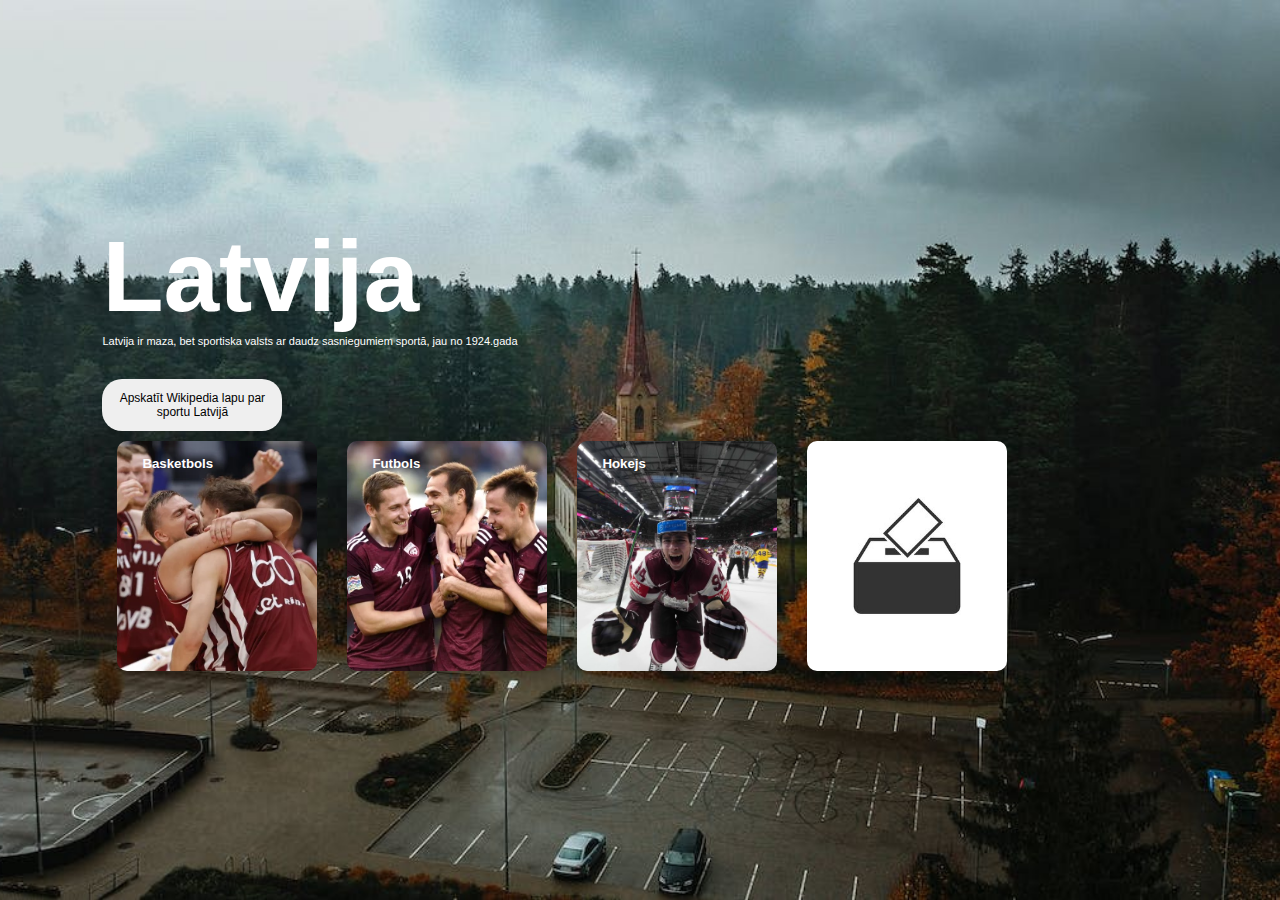
<file: index.html>
<!DOCTYPE html>
<html lang="en">
<head>
    <meta charset="UTF-8">
    <meta name="viewport" content="width=device-width, initial-scale=1.0">
    <title>2023 Sports</title>
    <link rel="stylesheet" href="still.css">
</head>
<body><div class="con">
   <div class="row">
    <div class="col">
         <h1>Latvija</h1>

<p>
    Latvija ir maza, bet sportiska valsts ar daudz sasniegumiem sportā, jau no 1924.gada
</p><button type="button" onclick="redirectToWikipedia()">Apskatīt Wikipedia lapu par sportu Latvijā</button>

<script>
  function redirectToWikipedia() {
    window.location.href = "https://lv.wikipedia.org/wiki/Sports_Latvij%C4%81";
  }
</script>
<div class="col card-container">
    <a href="index1.html" class="card card1">
        <h5>Basketbols</h5>
    </a>
    <a href="index2.html" class="card card2">
        <h5>Futbols</h5>
    </a>
    <a href="index3.html" class="card card3">
        <h5>Hokejs</h5>
    </a>
    <a href="index4.html" class="card card4">
        <h5>ieraksti savas domas</h5>
    </a>
</div>


</div>
</div>
</div>
</body>
</html>
</file>
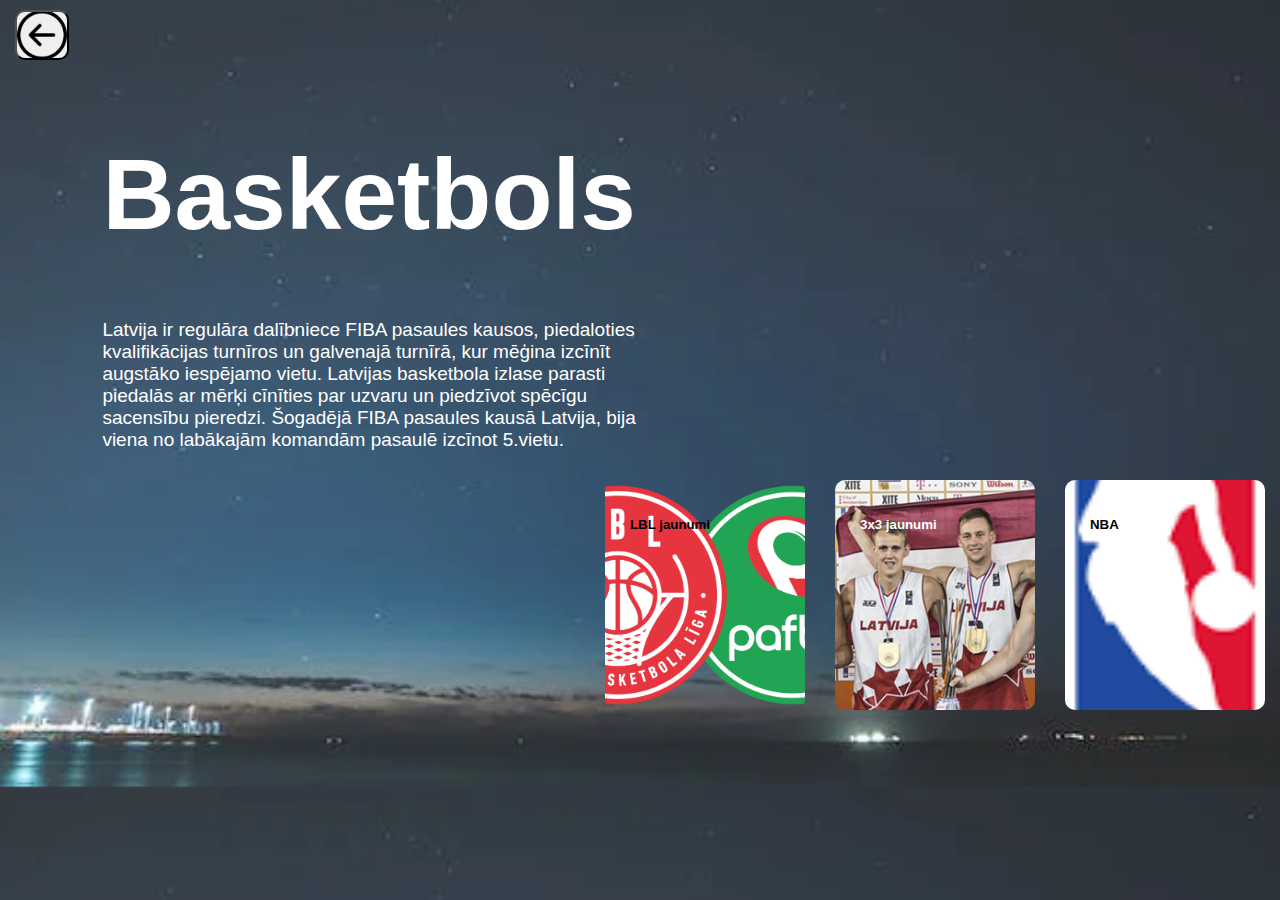
<file: index1.html>
<!DOCTYPE html>
<html lang="en">
<head>
    <meta charset="UTF-8">
    <meta name="viewport" content="width=device-width, initial-scale=1.0">
    <title>Basketbols</title>
    <link rel="stylesheet" href="still1.css">
</head>
<body><a href="index.html"><button type="button"></button> </a>
    <div class="con">
    <div class="row">
        <div class="col">
 <h1>Basketbols</h1>   
 <p>
    Latvija ir regulāra dalībniece FIBA pasaules kausos, piedaloties kvalifikācijas turnīros un galvenajā turnīrā, kur mēģina izcīnīt augstāko iespējamo vietu. Latvijas basketbola izlase parasti piedalās ar mērķi cīnīties par uzvaru un piedzīvot spēcīgu sacensību pieredzi.

Šogadējā FIBA pasaules kausā Latvija, bija viena no labākajām komandām pasaulē izcīnot 5.vietu.
 </p></div></div></div>
 <div class="col card-container">
    <a href="https://lbl.basket.lv/news/" class="card card1">
        <h5>LBL jaunumi</h5>
    </a>
    <a href="https://3x3.basket.lv/" class="card card2">
        <h5>3x3 jaunumi</h5>
    </a>
    <a href="https://www.nba.com/" class="card card3">
        <h5>NBA</h5>
    </a>
</div>

</body>
</html>
</file>
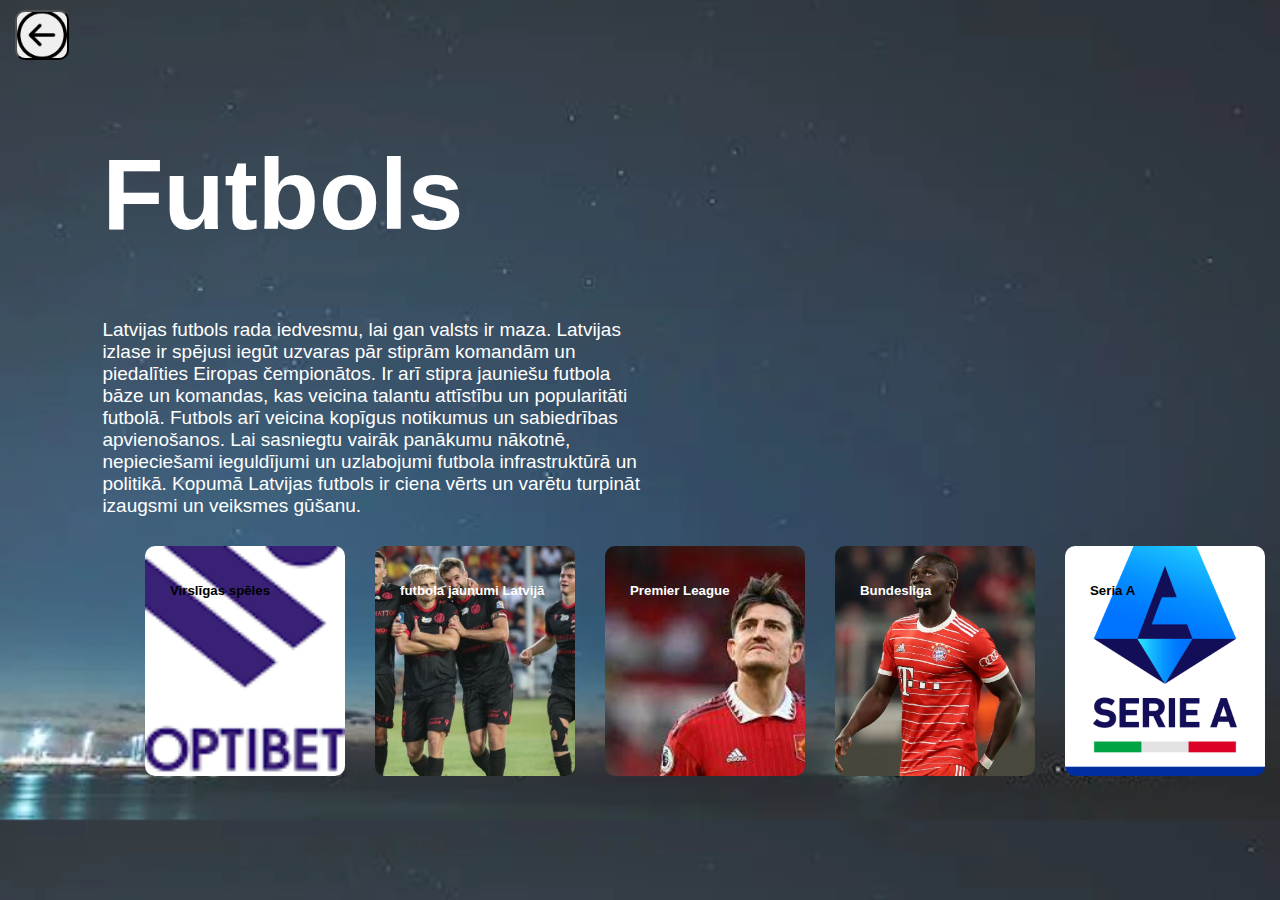
<file: index2.html>
<!DOCTYPE html>
<html lang="en">
<head>
    <meta charset="UTF-8">
    <meta name="viewport" content="width=device-width, initial-scale=1.0">
    <title>Basketbols</title>
    <link rel="stylesheet" href="still2.css">
</head>
<body> <a href="index.html"><button type="button"></button> </a><div class="con">
    <div class="row">
        <div class="col">
 <h1>Futbols</h1>   
 <p>
    Latvijas futbols rada iedvesmu, lai gan valsts ir maza. Latvijas izlase ir spējusi iegūt uzvaras pār stiprām komandām un piedalīties Eiropas čempionātos. Ir arī stipra jauniešu futbola bāze un komandas, kas veicina talantu attīstību un popularitāti futbolā. Futbols arī veicina kopīgus notikumus un sabiedrības apvienošanos. Lai sasniegtu vairāk panākumu nākotnē, nepieciešami ieguldījumi un uzlabojumi futbola infrastruktūrā un politikā. Kopumā Latvijas futbols ir ciena vērts un varētu turpināt izaugsmi un veiksmes gūšanu.
 </p></div></div></div>
 <div class="col card-container">
    <a href="https://www.google.com/search?gs_ssp=eJzj4tTP1TcwTsmwNDFg9OIoyywqzslMTwQAP4cGXw&q=virsliga&rlz=1C1PNBB_enLV904LV904&oq=vir&aqs=chrome.5.69i57j46i131i199i433i465i512j0i3j0i512j0i433i512j46i131i433i512j0i131i433i512j69i60.4464j0j9&sourceid=chrome&ie=UTF-8#sie=lg;/g/11sf2ynx45;2;/m/03dh94;mt;fp;1;;;" class="card card1">
        <h5>Virslīgas spēles</h5>
    </a>
    <a href="https://sports.tv3.lv/futbols/?gclid=CjwKCAjwmbqoBhAgEiwACIjzEMTU09oIFc0CsAlkDJSyUsR8czAC0VYP39bV3nrTaT2gWiuRZUGcvRoCD2kQAvD_BwE" class="card card2">
        <h5>futbola jaunumi Latvijā</h5>
    </a>
    <a href="https://www.google.com/search?gs_ssp=eJzj4tDP1Tcwii9JNmD04isoSs3NTC1SyElNTC9NBQBphwiG&q=premier+league&rlz=1C1PNBB_enLV904LV904&oq=premi&aqs=chrome.3.69i57j0i67i650j0i131i433i512j46i67i131i433i650j0i67i650j0i512j0i131i433i512l2j0i67i650j0i512.3402j0j7&sourceid=chrome&ie=UTF-8#sie=lg;/g/11sk7gnh6c;2;/m/02_tc;mt;fp;1;;;" class="card card3">
        <h5>Premier League</h5>
    </a>   
    <a href="https://www.google.com/search?gs_ssp=eJzj4tTP1TcwNjc0szRg9OJKKs1LSS3OyUxPBABGIwa8&q=bundesliga&rlz=1C1PNBB_enLV904LV904&oq=bun&aqs=chrome.1.69i57j46i131i433i512j0i512l2j46i512j0i512l3j46i175i199i512.2684j0j9&sourceid=chrome&ie=UTF-8#sie=lg;/g/11t82pjxl9;2;/m/037169;mt;fp;1;;;" class="card card4">
        <h5>Bundesliga</h5>
    </a>   
    <a href="https://www.google.com/search?sca_esv=567840750&rlz=1C1PNBB_enLV904LV904&sxsrf=AM9HkKnr3VGLWtnu7gegu9LA3De6SB9GWw:1695471580657&q=It%C4%81lijas+A+s%C4%93rija&si=[base64]%3D&sa=X&ved=2ahUKEwjuwqrq28CBAxXb0AIHHfseCZwQxA16BAg7EAU&biw=1536&bih=747&dpr=1.25#sie=lg;/g/11kbz3nwd5;2;/m/03zv9;mt;fp;1;;;" class="card card5">
        <h5>Seria A</h5>
    </a>
</div>  
</div>
</div>
</div>
</div>

</body>
</html>
</file>
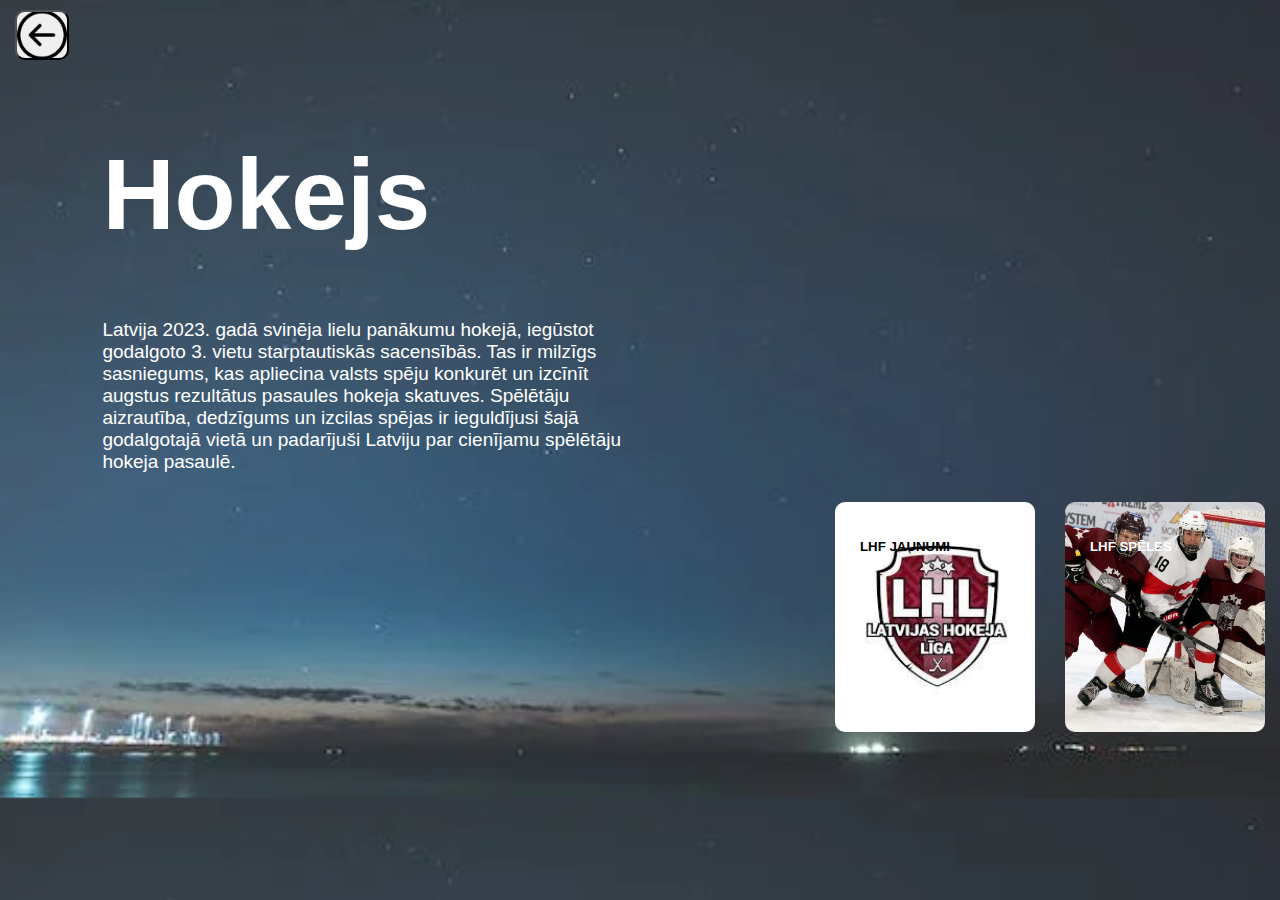
<file: index3.html>
<!DOCTYPE html>
<html lang="en">
<head>
    <meta charset="UTF-8">
    <meta name="viewport" content="width=device-width, initial-scale=1.0">
    <title>Hokejs</title>
    <link rel="stylesheet" href="still3.css">
</head>
<body> <a href="index.html"><button type="button"></button> </a><div class="con">
    <div class="row">
        <div class="col">
 <h1>Hokejs</h1>   
 <p>
    Latvija 2023. gadā svinēja lielu panākumu hokejā, iegūstot godalgoto 3. vietu starptautiskās sacensībās. Tas ir milzīgs sasniegums, kas apliecina valsts spēju konkurēt un izcīnīt augstus rezultātus pasaules hokeja skatuves. Spēlētāju aizrautība, dedzīgums un izcilas spējas ir ieguldījusi šajā godalgotajā vietā un padarījuši Latviju par cienījamu spēlētāju hokeja pasaulē.
 </p></div></div></div>
 <div class="col card-container">
    <a href="https://lhf.lv/lv" class="card card1">
        <h5>LHF JAUNUMI</h5>
    </a>
    <a href="https://lhf.lv/lv/subtournament/549" class="card card2">
        <h5>LHF SPĒLES</h5>
    </a>
    
</div>

</body>
</html>
</file>
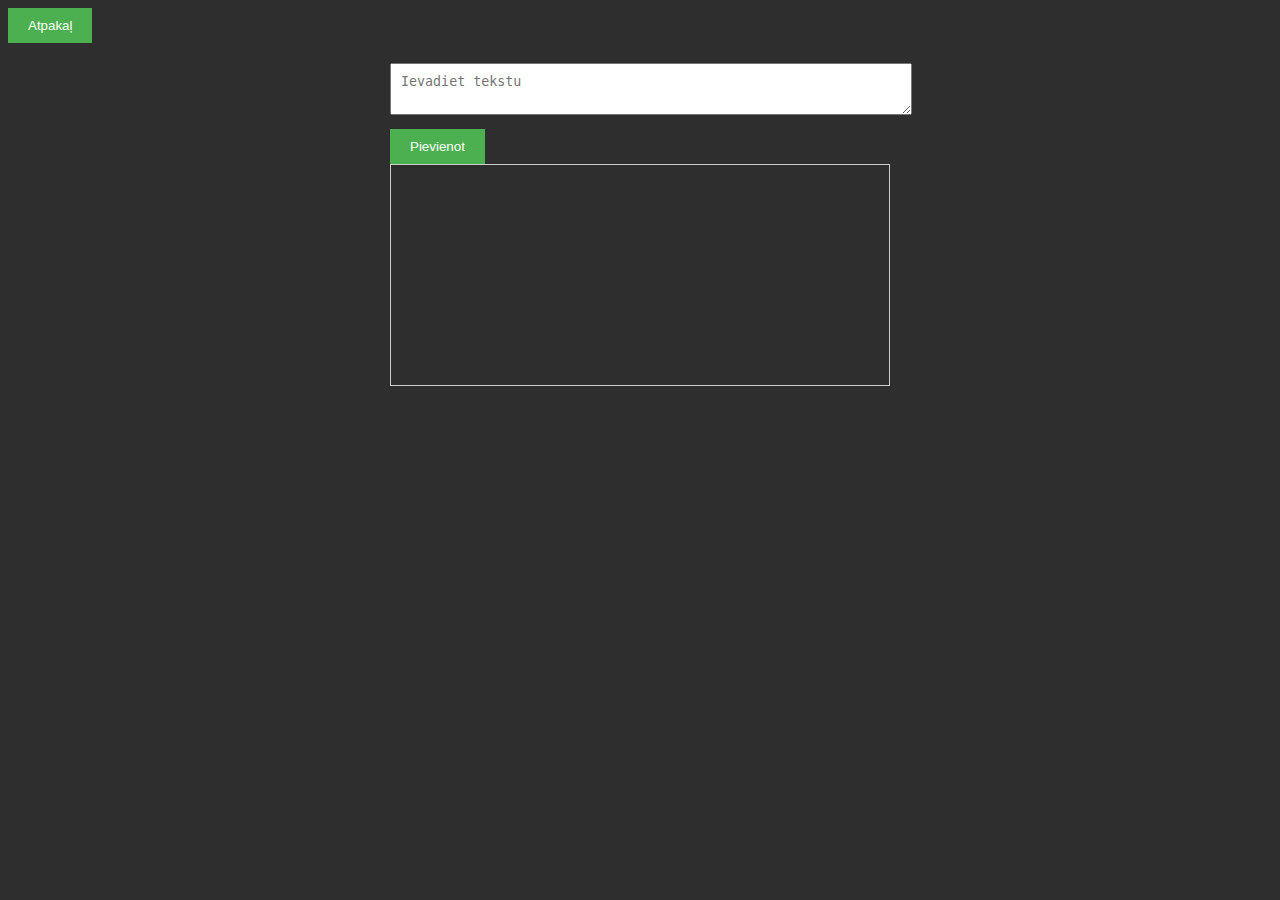
<file: index4.html>
<!DOCTYPE html>
<html lang="lv">
<head>
  <meta charset="UTF-8">
  <meta name="viewport" content="width=device-width, initial-scale=1.0">
  <title>Pastakaste</title>
  <link rel="stylesheet" href="styles.css">
</head>
<body><a href="index.html"><button type="button">Atpakaļ</button> </a>
  <div class="container">
    <textarea id="messageInput" placeholder="Ievadiet tekstu"></textarea>
    <button onclick="addMessage()">Pievienot</button>
    <div id="messageContainer"></div>
  </div>
  <script src="script.js"></script>
</body>
</html>
</file>
<file: still.css>
* {
    padding: 0;
    margin: 0;
    box-sizing: border-box; 
}

body {
    font-family: sans-serif;
    background-image: url(bildes/free-photo-of-lutheran-church-in-ogre-latvia.jpg);
    background-size: cover;
    background-position: center;
    height: 100vh; 
    display: flex;
    align-items: center;
    align-content: center;
}
.con{
    padding-left: 8%;
    padding-right: 8%;
    box-sizing: border-box;
}
.row{
    display: flex;
    height: 88%;
    align-items: center;
}
.col{
   flex-basis: 50%; 
}
h1{
    color: white;
    font-size: 100px;
   
}
p{
    color: white;
    font-size: 11px;
    line-height: 15px;
}
button{
    width: 180px;
    color: 000;
    font-size: 12px;
    padding: 12px 0;
    background: fff;
    border: 0;
    border-radius: 20px;
    outline: none;
    margin-top: 30px;
   
}
.card-container {
    display: flex;
    justify-content: flex-end; 
}

.card {
    width: 200px;
    height: 230px;
    border-radius: 10px;
    padding: 15px 25px;
    box-sizing: border-box;
    cursor: pointer;
    margin: 10px 15px;
     /* Jūsu bilžu adrese */
    background-position: center;
    background-size: cover;
    color: white;
    transition: transform 0.5s;
    
}
.card1{
    background-image: url(bildes/480x297.webp);
}
.card2{
    background-image: url(bildes/480x298.webp);
}
.card3{
    background-image: url(bildes/LET_24712195-800x533.jpg);
}
.card:hover{
    transform: translateY(-10px);
}
a{
    text-decoration: none;
}
.card4{
    background-image: url(bildes/360_F_222813884_nBaL0YbnBzea6wY8FGHlMK8hXqFLJUhx.jpg);
}
</file>
<file: still1.css>
body{
    margin: 0%;
    padding: 0%;
    background-image: url(bildes/462.jpg);
    background-size: cover;
    font-family: 'Franklin Gothic Medium', 'Arial Narrow', Arial, sans-serif;
   background-image: url(bildes/pexels-photo-6510358.webp);
   background-position: center;
   
}
.valstis{
    font-weight: 900;
    font-family: 'Gill Sans', 'Gill Sans MT', Calibri, 'Trebuchet MS', sans-serif;
}
.con{
    padding-left: 8%;
    padding-right: 8%;
    box-sizing: border-box;
}
.row{
    display: flex;
    height: 88%;
    align-items: center;
}
.col{
   flex-basis: 50%; 
}
h1{
    color: white;
    font-size: 100px;
   
}
p{
    color: white;
    font-size: 19px;
    line-height: 22px;
}
.card-container {
    display: flex;
    justify-content: flex-end; 
}
.card {
    width: 200px;
    height: 230px;
    border-radius: 10px;
    padding: 15px 25px;
    box-sizing: border-box;
    cursor: pointer;
    margin: 10px 15px;
    background-position: center;
    background-size: cover;
    color: white;
    transition: transform 0.5s;
    
}
.card1{
    background-image: url(bildes/pafbet_lbl.png);
    color: black;
}
.card2{
    background-image: url(bildes/90fde-eurochamps_basketlv.jpg);
}

.card:hover{
    transform: translateY(-10px);
}
a{
    text-decoration: none;
}
.card3{
    background-image: url(bildes/download.png);
    color: black;
}
button{
    background-image: url(bildes/93634.png);
    width: 40px;
    height: 50px;
    border-radius: 10px;
    padding: 15px 25px;
    box-sizing: border-box;
    cursor: pointer;
    margin: 10px 15px;
    background-position: center;
    background-size: cover;
    color: white;
}
</file>
<file: still2.css>
body{
    margin: 0%;
    padding: 0%;
    background-image: url(bildes/462.jpg);
    background-size: cover;
    font-family: 'Franklin Gothic Medium', 'Arial Narrow', Arial, sans-serif;
   background-image: url(bildes/pexels-photo-6510358.webp);
   background-position: center;
   
}
.valstis{
    font-weight: 900;
    font-family: 'Gill Sans', 'Gill Sans MT', Calibri, 'Trebuchet MS', sans-serif;
}
.con{
    padding-left: 8%;
    padding-right: 8%;
    box-sizing: border-box;
}
.row{
    display: flex;
    height: 88%;
    align-items: center;
}
.col{
   flex-basis: 50%; 
}
h1{
    color: white;
    font-size: 100px;
   
}
p{
    color: white;
    font-size: 19px;
    line-height: 22px;
}
.card-container {
    display: flex;
    justify-content: flex-end; 
}
.card {
    width: 200px;
    height: 230px;
    border-radius: 10px;
    padding: 15px 25px;
    box-sizing: border-box;
    cursor: pointer;
    margin: 10px 15px;
    background-position: center;
    background-size: cover;
    color: white;
    transition: transform 0.5s;
}
.card1{
    background-image: url(bildes/virsliga.png);
    color: rgb(0, 0, 0);
}
.card2{
    background-image: url(bildes/2eaf-650e6fe2b295c.avif);
}

.card:hover{
    transform: translateY(-10px);
}
a{
    text-decoration: none;
}
.card3{
    background-image: url(bildes/lejupielāde.jpg);
    background-position: center;
    background-size: cover;
}
.card4{
    background-image: url(bildes/i.jpg);
}
.card5{
    background-image: url(bildes/Serie_A_logo_2022.svg.png);
    color: black;
}
button{
    background-image: url(bildes/93634.png);
    width: 40px;
    height: 50px;
    border-radius: 10px;
    padding: 15px 25px;
    box-sizing: border-box;
    cursor: pointer;
    margin: 10px 15px;
    background-position: center;
    background-size: cover;
    color: white;
}
</file>
<file: still3.css>
body{
    margin: 0%;
    padding: 0%;
    background-image: url(bildes/462.jpg);
    background-size: cover;
    font-family: 'Franklin Gothic Medium', 'Arial Narrow', Arial, sans-serif;
   background-image: url(bildes/pexels-photo-6510358.webp);
   background-position: center;
   
}
.valstis{
    font-weight: 900;
    font-family: 'Gill Sans', 'Gill Sans MT', Calibri, 'Trebuchet MS', sans-serif;
}
.con{
    padding-left: 8%;
    padding-right: 8%;
    box-sizing: border-box;
}
.row{
    display: flex;
    height: 88%;
    align-items: center;
}
.col{
   flex-basis: 50%; 
}
h1{
    color: white;
    font-size: 100px;
   
}
p{
    color: white;
    font-size: 19px;
    line-height: 22px;
}
.card-container {
    display: flex;
    justify-content: flex-end; 
}
.card {
    width: 200px;
    height: 230px;
    border-radius: 10px;
    padding: 15px 25px;
    box-sizing: border-box;
    cursor: pointer;
    margin: 10px 15px;
    background-position: center;
    background-size: cover;
    color: white;
    transition: transform 0.5s;
    
}
.card1{
    background-image: url(bildes/lhf.jpg);
    color: black;
}
.card2{
    background-image: url(bildes/k12a.jpg);
}

.card:hover{
    transform: translateY(-10px);
}
a{
    text-decoration: none;
}
button{
    background-image: url(bildes/93634.png);
    width: 40px;
    height: 50px;
    border-radius: 10px;
    padding: 15px 25px;
    box-sizing: border-box;
    cursor: pointer;
    margin: 10px 15px;
    background-position: center;
    background-size: cover;
    color: white;
}
</file>
<file: styles.css>
body {
  font-family: Arial, sans-serif;
  background-color: rgb(46, 46, 46);
}

.container {
  max-width: 500px;
  margin: 0 auto;
  padding: 20px;
}

textarea {
  width: 100%;
  padding: 10px;
  margin-bottom: 10px;
}

button {
  padding: 10px 20px;
  background-color: #4CAF50;
  color: white;
  border: none;
  cursor: pointer;
}

button:hover {
  background-color: #45a049;
}

#messageContainer {
  border: 1px solid #ccc;
  padding: 10px;
  height: 200px;
  overflow-y: scroll;
  color: white;
}
</file>
